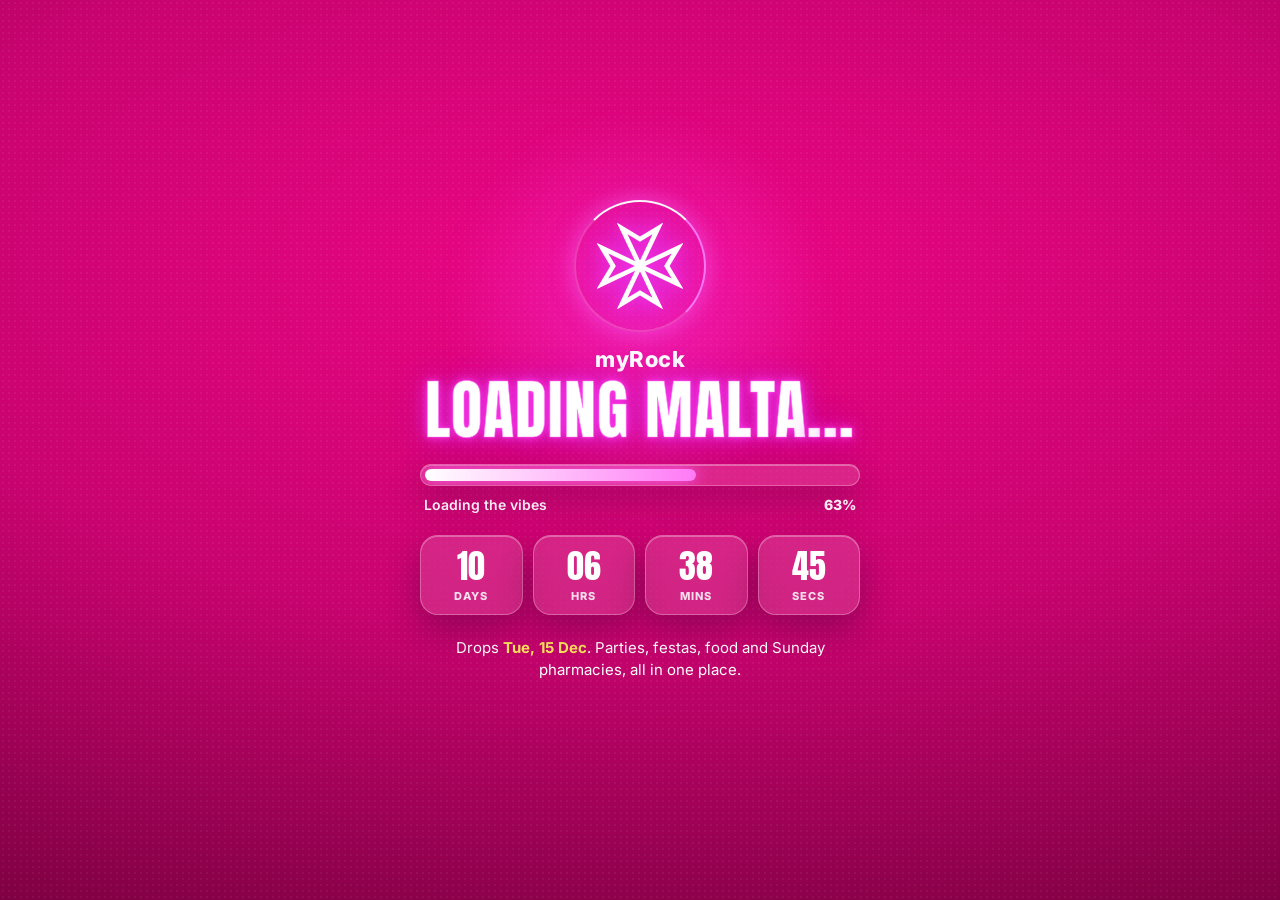
<file: index.html>
<!doctype html>
<html lang="en">
<head>
  <meta charset="utf-8">
  <meta name="viewport" content="width=device-width, initial-scale=1, viewport-fit=cover">
  <title>myRock: what's on in Malta and Gozo</title>
  <meta name="description" content="What's on in Malta and Gozo this week: events, Sunday pharmacies, ferries, buses and island essentials.">
  <meta name="theme-color" content="#C8036F">
  <meta name="color-scheme" content="only light">
  <link rel="manifest" href="manifest.webmanifest">
  <link rel="icon" href="icons/icon-192.png">
  <link rel="apple-touch-icon" href="icons/apple-touch-icon.png">
  <meta property="og:title" content="myRock: Let's Rock it!">
  <meta property="og:description" content="What's on in Malta and Gozo this week.">
  <meta property="og:image" content="icons/icon-512.png">
  <link rel="preconnect" href="https://fonts.googleapis.com">
  <link rel="preconnect" href="https://fonts.gstatic.com" crossorigin>
  <link href="https://fonts.googleapis.com/css2?family=Anton&family=Inter:wght@400;600;800&display=swap" rel="stylesheet">
  <link rel="stylesheet" href="css/style.css">
  <script src="js/config.js"></script>
  <script>
    // Decide before anything is drawn: countdown screen or the real app.
    (function () {
      var c = window.MYROCK_CONFIG || {}, q = location.search;
      try {
        if (/[?&]preview=1/.test(q)) localStorage.setItem("myrock_preview", "1");
        if (/[?&]preview=0/.test(q)) localStorage.removeItem("myrock_preview");
      } catch (e) {}
      var preview = false; try { preview = localStorage.getItem("myrock_preview") === "1"; } catch (e) {}
      if (c.launchAt && Date.now() < Date.parse(c.launchAt) && !preview) document.documentElement.className += " is-loading";
    })();
  </script>
</head>
<body>
<section id="loading" class="loading" aria-label="myRock is loading">
  <div class="ld-glow" aria-hidden="true"></div>
  <div class="ld-inner">
    <div class="ld-logo" aria-hidden="true">
      <span class="ld-ring"></span>
      <svg viewBox="0 0 24 24" fill="none" stroke="#FFFFFF" stroke-width="1.3"><polygon points="12,12 7,1.5 12,4.5 17,1.5"/><polygon points="12,12 7,1.5 12,4.5 17,1.5" transform="rotate(90 12 12)"/><polygon points="12,12 7,1.5 12,4.5 17,1.5" transform="rotate(180 12 12)"/><polygon points="12,12 7,1.5 12,4.5 17,1.5" transform="rotate(270 12 12)"/></svg>
    </div>
    <p class="ld-brand">myRock</p>
    <h1 class="ld-title neon-text">Loading Malta<span class="ld-dots"><i>.</i><i>.</i><i>.</i></span></h1>
    <div class="ld-bar glass" role="progressbar" aria-valuemin="0" aria-valuemax="100" id="ldBar"><span class="ld-fill" id="ldFill"></span></div>
    <div class="ld-meta"><span id="ldLine">Loading the vibes</span><span id="ldPct">0%</span></div>
    <div class="ld-count" id="ldCount" aria-live="off">
      <div class="glass"><b id="ldD">00</b><span>days</span></div>
      <div class="glass"><b id="ldH">00</b><span>hrs</span></div>
      <div class="glass"><b id="ldM">00</b><span>mins</span></div>
      <div class="glass"><b id="ldS">00</b><span>secs</span></div>
    </div>
    <p class="ld-date">Drops <strong id="ldDate">Tue 15 Dec</strong>. Parties, festas, food and Sunday pharmacies, all in one place.</p>
    <div class="ld-socials" id="ldSocials"></div>
  </div>
</section>
<div id="top" class="page">

  <header class="topbar mr-in">
    <a href="#top" class="brand" aria-label="myRock home">
      <svg width="30" height="30" viewBox="0 0 24 24" fill="none" stroke="#FFFFFF" stroke-width="1.6" aria-hidden="true"><polygon points="12,12 7,1.5 12,4.5 17,1.5"/><polygon points="12,12 7,1.5 12,4.5 17,1.5" transform="rotate(90 12 12)"/><polygon points="12,12 7,1.5 12,4.5 17,1.5" transform="rotate(180 12 12)"/><polygon points="12,12 7,1.5 12,4.5 17,1.5" transform="rotate(270 12 12)"/></svg>
      <span class="brand-name">myRock</span>
    </a>
    <p class="slogan neon-text">Let's Rock it!</p>
  </header>

  <div class="wrap mr-in" style="animation-delay:60ms">
    <div class="news glass" aria-label="Latest from myRock">
      <span class="news-label"><span class="dot"></span>NEWS</span>
      <span class="news-track fade-x"><span class="ticker" id="ticker"></span></span>
    </div>
  </div>

  <div id="sampleBanner" class="wrap sample-banner" hidden>Sample preview: these are not real events.</div>

  <!-- DISCOVER VIEW -->
  <main id="view-discover" class="wrap main">

    <a id="adSlot" class="ad glass press mr-in" style="animation-delay:120ms" href="#">
      <span class="ad-logo" aria-hidden="true"><svg width="24" height="24" viewBox="0 0 24 24" fill="none" stroke="#fff" stroke-width="2" stroke-linecap="round"><line x1="12" y1="6" x2="12" y2="18"/><line x1="6" y1="12" x2="18" y2="12"/></svg></span>
      <span class="ad-text">
        <span class="kicker-sm">Sponsored</span>
        <span class="ad-title">Your ad here</span>
        <span class="ad-sub">Promote your venue, brand or event on myRock</span>
      </span>
      <span class="btn-white">Advertise</span>
    </a>

    <div class="when-row mr-in" style="animation-delay:150ms">
      <div class="seg glass" role="group" aria-label="When">
        <span class="seg-ind" id="whenInd" aria-hidden="true"></span>
        <button type="button" class="seg-btn press" data-when="tonight" aria-pressed="true">Tonight</button>
        <button type="button" class="seg-btn press" data-when="tomorrow" aria-pressed="false">Tomorrow</button>
        <button type="button" class="seg-btn press" data-when="weekend" aria-pressed="false">Weekend</button>
      </div>
      <label class="cal-btn glass press" aria-label="Pick a date">
        <svg width="20" height="20" viewBox="0 0 24 24" fill="none" stroke="currentColor" stroke-width="2" stroke-linecap="round" stroke-linejoin="round" aria-hidden="true"><rect x="3" y="5" width="18" height="16" rx="2"/><line x1="3" y1="10" x2="21" y2="10"/><line x1="8" y1="3" x2="8" y2="7"/><line x1="16" y1="3" x2="16" y2="7"/></svg>
        <input type="date" id="datePick" class="sr-only">
      </label>
    </div>
    <p id="whenLabel" class="when-label" aria-live="polite"></p>

    <div id="featured" class="mr-in" style="animation-delay:180ms"></div>

    <section class="section mr-in" style="animation-delay:240ms" aria-labelledby="thisWeekTitle">
      <div class="sec-head">
        <div>
          <span class="kicker">On the rock</span>
          <h2 id="thisWeekTitle" class="h2 neon-text">This week</h2>
        </div>
        <button type="button" class="si-btn press" id="stayinBtn" aria-haspopup="dialog">
          <svg width="22" height="22" viewBox="0 0 24 24" fill="none" stroke="currentColor" stroke-width="2" stroke-linecap="round" stroke-linejoin="round" aria-hidden="true"><path d="M4 11V8a3 3 0 0 1 3-3h10a3 3 0 0 1 3 3v3"/><path d="M2 13a2 2 0 0 1 4 0v2h12v-2a2 2 0 0 1 4 0v4a2 2 0 0 1-2 2H4a2 2 0 0 1-2-2z"/><line x1="5" y1="19" x2="5" y2="21"/><line x1="19" y1="19" x2="19" y2="21"/></svg>
          <span><b>Staying in?</b><small>We got you sorted</small></span>
        </button>
      </div>
      <div id="eventRow" class="row-outer"></div>
    </section>

    <section class="section ge glass-dark" id="geraldEats" aria-labelledby="geTitle">
      <img class="ge-img" src="images/gerald-eats.jpg" alt="Gerald Eats" width="900" height="900" loading="lazy">
      <div class="ge-body">
        <span class="ge-tag">New on myRock</span>
        <h2 class="ge-title" id="geTitle">One guy. One table. Zero filter.</h2>
        <p class="ge-txt">Gerald sits down, orders like a normal person, and tells you straight if it's worth your money. No stars, no fancy words. Just: would he go back?</p>
        <p class="ge-soon">First bite drops soon.</p>
        <a class="ge-btn press" href="mailto:geraldsmediahouse@gmail.com?subject=Invite%20Gerald%20Eats%20to%20our%20kitchen">Got a kitchen? Invite Gerald</a>
      </div>
    </section>

    <section id="useful" class="section mr-in" style="animation-delay:300ms" aria-labelledby="essTitle">
      <div class="sec-head">
        <div>
          <span class="kicker">Sorted</span>
          <h2 id="essTitle" class="h2 neon-text">Island essentials</h2>
        </div>
        <div class="weather glass-dark" id="weather" role="group" aria-label="Malta weather now">
          <span id="wIcon" class="w-icon"></span>
          <span id="wTemp" class="w-temp">--°</span>
          <span class="w-text">
            <span id="wDesc" class="w-desc">Loading…</span>
            <span id="wSub" class="w-sub">Malta</span>
          </span>
        </div>
      </div>
      <div class="tiles">
        <a class="tile card press" id="ridesTile" href="https://www.publictransport.com.mt/tallinja-app/" target="_blank" rel="noopener noreferrer" aria-label="Rides: buses, Bolt, eCabs and Uber">
          <img src="images/bus.jpg" alt="" style="object-position:55% 60%" loading="lazy"><span class="pill">Rides</span></a>
        <a class="tile card press" id="ferryTile" href="https://www.gozochannel.com" target="_blank" rel="noopener noreferrer" aria-label="Ferries between Malta and Gozo">
          <img src="images/ferry.jpg" alt="" loading="lazy"><span class="pill">Ferries</span></a>
        <a class="tile card press" id="pharmTile" href="https://medicinesauthority.gov.mt/pharmacyroster" target="_blank" rel="noopener noreferrer" aria-label="Pharmacies open on Sundays and holidays">
          <img src="images/pharm.jpg" alt="" loading="lazy"><span class="pill">Pharmacies</span></a>
        <a class="tile card press" href="#geraldEats" id="knockTile" aria-label="Gerald Eats: honest food reviews">
          <img src="images/gerald-eats.jpg" alt="" style="object-position:50% 92%" loading="lazy"><span class="pill">Gerald Eats</span></a>
        <div class="socials" id="socials">
          <span class="h2 neon-text socials-title">Our Socials</span>
          <div class="socials-row" id="socialLinks"></div>
        </div>
      </div>
    </section>

    <footer class="footer">
      <span class="foot-domain">myrockmalta.com</span>
      <span>Gerald's Media House</span>
      <span class="foot-small">Listings are for information. Always check details with the organiser.<br>Posters belong to their organisers. Want yours removed or updated? <a href="mailto:geraldsmediahouse@gmail.com?subject=myRock%20poster">Email us</a> and we sort it the same day.<br>Weather data by <a href="https://open-meteo.com/" target="_blank" rel="noopener noreferrer">Open-Meteo</a> (CC BY 4.0).</span>
    </footer>
  </main>

  <!-- KNOCK VIEW: the food billboard -->
  <main id="view-knock" class="wrap main knock" hidden>
    <section class="kn-hero glass">
      <span class="kn-glow" aria-hidden="true"></span>
      <img class="kn-logo" src="images/knock-logo.png" alt="Knock" width="84" height="84">
      <div class="kn-hero-txt">
        <span class="kicker">Food on the rock</span>
        <h2 class="h2 neon-text">Hungry? Knock knock.</h2>
        <p>Menus, deals and fresh posters from kitchens around Malta and Gozo.</p>
      </div>
    </section>
    <div id="knSample" class="sample-banner" hidden>Sample preview: these are not real restaurants.</div>
    <div id="knChips" class="kn-chips" role="group" aria-label="Pick a food" hidden></div>
    <div id="knFeed"><div class="skeleton" style="height:320px"></div></div>
    <p class="ph-note kn-note">Listings on Knock are paid placements. Prices, menus and opening hours are set by each restaurant, so check with them before you go.</p>
  </main>

  <!-- SAVED VIEW -->
  <main id="view-saved" class="wrap main" hidden>
    <section class="section">
      <div class="sec-head"><div><span class="kicker">Your picks</span><h2 class="h2 neon-text">Saved</h2></div></div>
      <div id="savedList" class="saved-list"></div>
    </section>
  </main>

  <nav class="tabbar glass" aria-label="Main">
    <span class="tab-ind" id="tabInd" aria-hidden="true"></span>
    <button type="button" class="tab press" data-tab="discover" aria-current="page">
      <span class="tab-ico"><svg width="21" height="21" viewBox="0 0 24 24" fill="none" stroke="currentColor" stroke-width="2" stroke-linecap="round" stroke-linejoin="round" aria-hidden="true"><circle cx="12" cy="12" r="9"/><polygon points="15.5 8.5 13.5 13.5 8.5 15.5 10.5 10.5"/></svg></span>Discover</button>
    <button type="button" class="tab press" data-tab="knock">
      <span class="tab-ico"><svg width="21" height="21" viewBox="0 0 24 24" fill="none" stroke="currentColor" stroke-width="2" stroke-linecap="round" stroke-linejoin="round" aria-hidden="true"><path d="M7 3v8a2 2 0 0 0 2 2h0a2 2 0 0 0 2-2V3"/><line x1="9" y1="13" x2="9" y2="21"/><path d="M17 21V3c-2.2 1.2-3 3.6-3 7v3h3"/></svg></span>Knock</button>
    <button type="button" class="tab press" data-tab="saved">
      <span class="tab-ico"><svg width="21" height="21" viewBox="0 0 24 24" fill="none" stroke="currentColor" stroke-width="2" stroke-linecap="round" stroke-linejoin="round" aria-hidden="true"><path d="M6 3h12v18l-6-4-6 4z"/></svg></span>Saved</button>
    <button type="button" class="tab press" data-tab="useful">
      <span class="tab-ico"><svg width="21" height="21" viewBox="0 0 24 24" fill="none" stroke="currentColor" stroke-width="2" stroke-linecap="round" stroke-linejoin="round" aria-hidden="true"><rect x="3" y="3" width="7" height="7" rx="1.5"/><rect x="14" y="3" width="7" height="7" rx="1.5"/><rect x="3" y="14" width="7" height="7" rx="1.5"/><rect x="14" y="14" width="7" height="7" rx="1.5"/></svg></span>Useful</button>
  </nav>
</div>

<div id="toast" class="toast" role="status" aria-live="polite"></div>

<!-- STAYIN SHEET -->
  <div class="sheet-wrap" id="stayinSheet" hidden>
    <div class="sheet-backdrop" data-close></div>
    <section class="sheet glass-dark si-sheet" role="dialog" aria-modal="true" aria-labelledby="stayinTitle">
      <div class="sheet-grab" aria-hidden="true"></div>
      <div class="sheet-head">
        <div><span class="kicker">Sofa mode</span><h2 class="h2 neon-text" id="stayinTitle">Staying in</h2></div>
        <button class="sheet-x press" type="button" data-close aria-label="Close">✕</button>
      </div>
      <p class="si-lead">Not going out tonight? No shame. We got you sorted.</p>
      <div class="si-nav" id="stayinNav" role="navigation" aria-label="Jump to"></div>
      <div id="stayinFootball"></div>
      <div id="stayinGame"></div>
      <div id="stayinWatch"></div>
      <div class="fm-detail" id="filmDetail" hidden></div>
      <h3 class="si-h" id="stayinFood">Hungry?</h3>
      <button type="button" class="si-knock-card press" data-knock>
        <span class="si-knock-logo">Knock</span>
        <span class="si-knock-txt"><b>Order your night in</b><small>Menus and deals from kitchens around Malta, right here in myRock.</small></span>
      </button>
      <p class="ph-note">Film and game picks chosen by myRock every week. Ratings are rounded and can move a little.</p>
    </section>
  </div>
<!-- RIDES SHEET -->
  <div class="sheet-wrap" id="ridesSheet" hidden>
    <div class="sheet-backdrop" data-close></div>
    <section class="sheet glass-dark" role="dialog" aria-modal="true" aria-labelledby="ridesTitle">
      <div class="sheet-grab" aria-hidden="true"></div>
      <div class="sheet-head">
        <div><span class="kicker">Get around</span><h2 class="h2 neon-text" id="ridesTitle">Rides</h2></div>
        <button class="sheet-x press" type="button" data-close aria-label="Close">✕</button>
      </div>
      <div class="rd-list">
        <a class="ph-row rd-row glass press" href="https://www.publictransport.com.mt/tallinja-app/" target="_blank" rel="noopener noreferrer">
          <span class="rd-badge" style="background:#F5A300">🚌</span>
          <div class="ph-txt"><b>Tallinja</b><span>Public buses, Malta &amp; Gozo. Cheapest way around.</span></div><span class="ph-map">Open</span></a>
        <a class="ph-row rd-row glass press" href="https://bolt.eu/en-mt/" target="_blank" rel="noopener noreferrer">
          <span class="rd-badge" style="background:#2EB872">B</span>
          <div class="ph-txt"><b>Bolt</b><span>Most drivers on the island, usually the quickest pickup.</span></div><span class="ph-map">Open</span></a>
        <a class="ph-row rd-row glass press" href="https://www.ecabs.com.mt/" target="_blank" rel="noopener noreferrer">
          <span class="rd-badge" style="background:#111">e</span>
          <div class="ph-txt"><b>eCabs</b><span>The Maltese one. Best for booking ahead and for Gozo.</span></div><span class="ph-map">Open</span></a>
        <a class="ph-row rd-row glass press" href="https://m.uber.com/" target="_blank" rel="noopener noreferrer">
          <span class="rd-badge" style="background:#000">U</span>
          <div class="ph-txt"><b>Uber</b><span>Handy third price check when the others surge.</span></div><span class="ph-map">Open</span></a>
      </div>
      <p class="ph-hours">Tip: check two apps on Friday and Saturday nights, prices jump.</p>
      <p class="ph-note">myRock isn't linked to these companies. Prices and availability are set by each app.</p>
    </section>
  </div>

<!-- FERRIES SHEET -->
  <div class="sheet-wrap" id="ferrySheet" hidden>
    <div class="sheet-backdrop" data-close></div>
    <section class="sheet glass-dark" role="dialog" aria-modal="true" aria-labelledby="ferryTitle">
      <div class="sheet-grab" aria-hidden="true"></div>
      <div class="sheet-head">
        <div><span class="kicker">Malta ⇄ Gozo</span><h2 class="h2 neon-text" id="ferryTitle">Ferries</h2></div>
        <button class="sheet-x press" type="button" data-close aria-label="Close">✕</button>
      </div>
      <div class="fe-dir" role="tablist" aria-label="Direction">
        <button class="fe-dir-btn press" type="button" role="tab" aria-selected="true" data-dir="toGozo">To Gozo</button>
        <button class="fe-dir-btn press" type="button" role="tab" aria-selected="false" data-dir="toMalta">To Malta</button>
      </div>
      <div class="ph-days" id="feDays" role="tablist" aria-label="Choose a day"></div>
      <div id="feBody"></div>
      <p class="ph-note">Times from <a id="feSrcGc" href="https://www.gozochannel.com/ferry/schedule/" target="_blank" rel="noopener noreferrer">Gozo Channel</a> and <a id="feSrcHs" href="https://gozohighspeed.com/" target="_blank" rel="noopener noreferrer">Gozo Highspeed</a>, updated every night. Bad weather can cancel trips, so check with the operator before you go.</p>
    </section>
  </div>

  <!-- SUNDAY PHARMACIES SHEET -->
  <div class="sheet-wrap" id="pharmSheet" hidden>
    <div class="sheet-backdrop" data-close></div>
    <section class="sheet glass-dark" role="dialog" aria-modal="true" aria-labelledby="pharmTitle">
      <div class="sheet-grab" aria-hidden="true"></div>
      <div class="sheet-head">
        <div><span class="kicker">Open on duty</span><h2 class="h2 neon-text" id="pharmTitle">Pharmacies</h2></div>
        <button class="sheet-x press" type="button" data-close aria-label="Close">✕</button>
      </div>
      <div class="ph-days" id="phDays" role="tablist" aria-label="Choose a day"></div>
      <p class="ph-hours" id="phHours"></p>
      <label class="ph-search glass"><span aria-hidden="true">⌕</span><input id="phSearch" type="search" placeholder="Your town, e.g. Mosta" autocomplete="off"></label>
      <div class="ph-list" id="phList"></div>
      <p class="ph-note">Official roster from the <a id="phSource" href="https://medicinesauthority.gov.mt/pharmacyroster" target="_blank" rel="noopener noreferrer">Malta Medicines Authority</a>. Pharmacies sometimes swap shifts or change hours, so call ahead if it's urgent. Emergencies: 112.</p>
    </section>
  </div>
<script src="js/launch.js"></script>
<script src="js/knock.js"></script>
<script src="js/app.js"></script>
<script src="js/pharmacies.js"></script>
<script src="js/ferries.js"></script>
<script src="js/rides.js"></script>
<script src="js/stayin.js"></script>
</body>
</html>
</file>
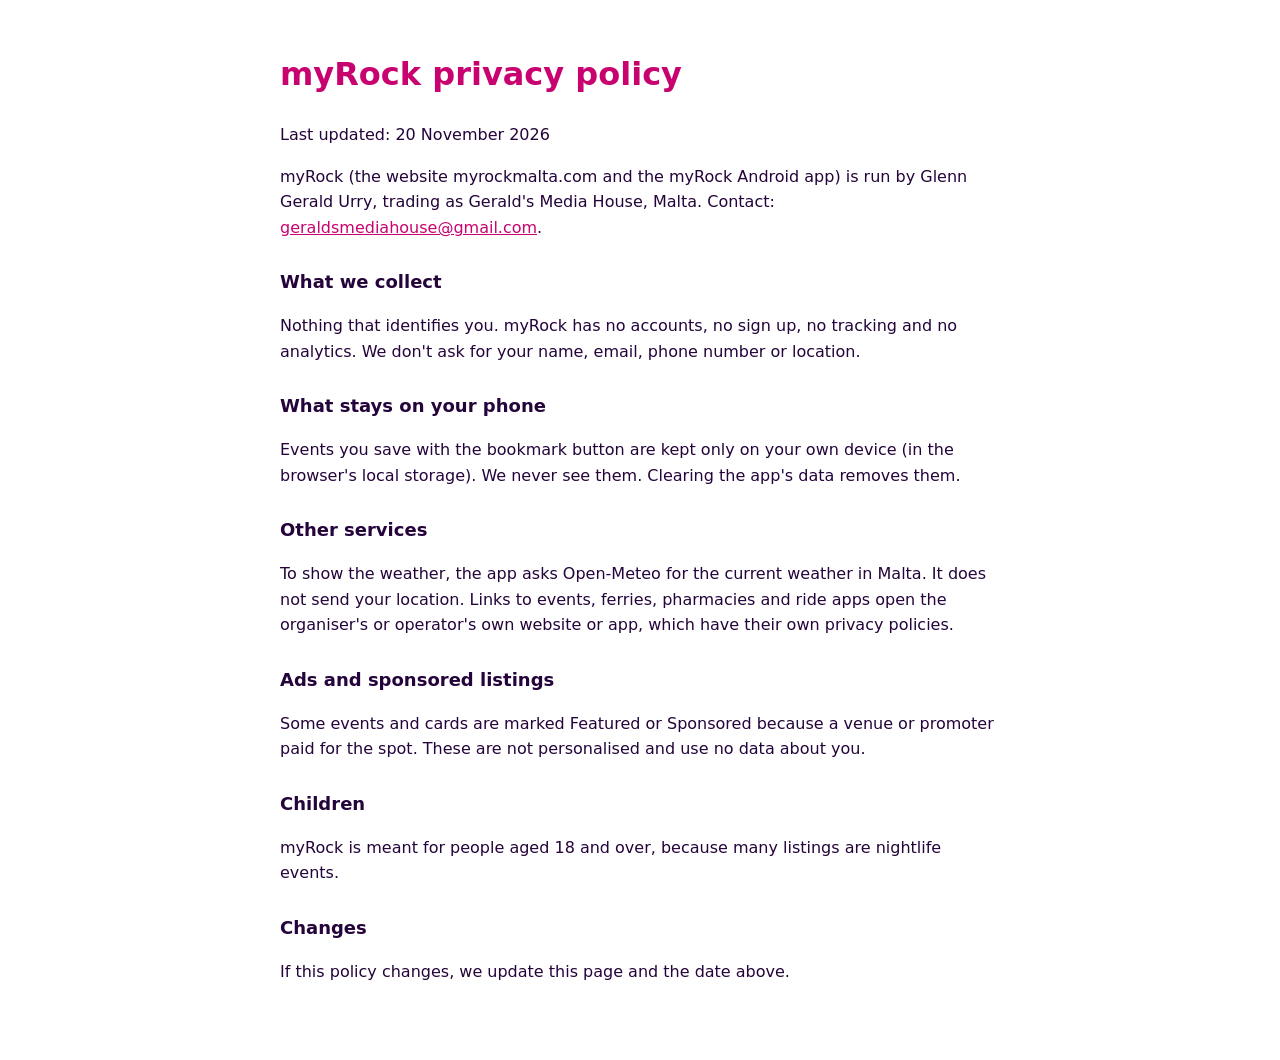
<file: privacy.html>
<!DOCTYPE html>
<html lang="en"><head><meta charset="utf-8"><meta name="viewport" content="width=device-width,initial-scale=1">
<title>myRock privacy policy</title>
<style>body{font-family:Inter,system-ui,sans-serif;max-width:720px;margin:0 auto;padding:28px 20px 60px;line-height:1.6;color:#24043a;background:#fff}h1{color:#C8036F}h2{font-size:18px;margin-top:28px}a{color:#C8036F}</style></head>
<body>
<h1>myRock privacy policy</h1>
<p>Last updated: 20 November 2026</p>
<p>myRock (the website myrockmalta.com and the myRock Android app) is run by Glenn Gerald Urry, trading as Gerald's Media House, Malta. Contact: <a href="mailto:geraldsmediahouse@gmail.com">geraldsmediahouse@gmail.com</a>.</p>
<h2>What we collect</h2>
<p>Nothing that identifies you. myRock has no accounts, no sign up, no tracking and no analytics. We don't ask for your name, email, phone number or location.</p>
<h2>What stays on your phone</h2>
<p>Events you save with the bookmark button are kept only on your own device (in the browser's local storage). We never see them. Clearing the app's data removes them.</p>
<h2>Other services</h2>
<p>To show the weather, the app asks Open-Meteo for the current weather in Malta. It does not send your location. Links to events, ferries, pharmacies and ride apps open the organiser's or operator's own website or app, which have their own privacy policies.</p>
<h2>Ads and sponsored listings</h2>
<p>Some events and cards are marked Featured or Sponsored because a venue or promoter paid for the spot. These are not personalised and use no data about you.</p>
<h2>Children</h2>
<p>myRock is meant for people aged 18 and over, because many listings are nightlife events.</p>
<h2>Changes</h2>
<p>If this policy changes, we update this page and the date above.</p>
</body></html>
</file>
<file: css/style.css>
/* myRock v1 styles. Colours: hot pink base, neon pink/purple glow, yellow accent. */
:root{
  --pink:#C8036F; --pink-hot:#EC0684; --pink-deep:#7A003F;
  --neon:#FF7AF6; --neon-2:#FF3CF0; --violet:#B026FF;
  --ink:#1A0024; --yellow:#FFE45C; --white:#FFFFFF;
  --r-sm:12px; --r-md:20px; --r-lg:28px;
  --spring:cubic-bezier(.34,1.56,.64,1); --ease:cubic-bezier(.2,.8,.2,1);
}
*{box-sizing:border-box}
html{scroll-behavior:smooth;color-scheme:only light}
body{margin:0;font-family:Inter,system-ui,sans-serif;color:#fff;background:var(--pink);-webkit-font-smoothing:antialiased;overflow-x:hidden}
a{color:#fff}
img{display:block;max-width:100%}
button{font:inherit}
.sr-only{position:absolute;width:1px;height:1px;overflow:hidden;clip:rect(0 0 0 0);white-space:nowrap;border:0;padding:0;margin:-1px}
[hidden]{display:none!important}

.page{min-height:100vh;display:flex;flex-direction:column;position:relative;overflow-x:clip;
  background-color:var(--pink);
  background-image:radial-gradient(rgba(255,255,255,.05) 1px,transparent 1.2px),radial-gradient(ellipse 120% 80% at 50% 30%,var(--pink-hot) 0%,var(--pink) 50%,var(--pink-deep) 100%);
  background-size:6px 6px,100% 100%;background-attachment:scroll,fixed}
.wrap{width:100%;max-width:1100px;margin:0 auto;padding:0 16px}
.main{padding-top:24px;display:flex;flex-direction:column;gap:28px;flex:1 0 auto;min-width:0}

/* Surfaces */
.glass{background:rgba(255,255,255,.13);-webkit-backdrop-filter:blur(18px);backdrop-filter:blur(18px);border:1px solid rgba(255,255,255,.28);box-shadow:inset 0 1px 0 rgba(255,255,255,.3),0 14px 34px rgba(20,0,30,.3)}
.glass-dark{background:rgba(40,4,52,.55);-webkit-backdrop-filter:blur(18px);backdrop-filter:blur(18px);border:1px solid rgba(255,255,255,.22);box-shadow:inset 0 1px 0 rgba(255,255,255,.18),0 14px 34px rgba(20,0,30,.3)}
.card{border:1px solid rgba(255,255,255,.24);box-shadow:0 16px 34px rgba(20,0,30,.42);transition:transform .25s var(--ease),box-shadow .25s ease}
@media (hover:hover){.card:hover{transform:translateY(-4px);box-shadow:0 0 0 1px rgba(255,122,246,.6),0 0 22px rgba(255,60,240,.45),0 20px 40px rgba(20,0,30,.45)}}
.press{transition:transform .14s var(--ease)}
.press:active{transform:scale(.96)}
.neon-text{color:#fff;-webkit-text-stroke:.6px rgba(255,122,246,.9);text-shadow:0 0 6px rgba(255,60,240,.9),0 0 16px rgba(255,60,240,.7),0 0 30px rgba(176,38,255,.6)}
.fade-x{-webkit-mask-image:linear-gradient(to right,transparent 0,#000 28px,#000 calc(100% - 28px),transparent 100%);mask-image:linear-gradient(to right,transparent 0,#000 28px,#000 calc(100% - 28px),transparent 100%)}
.pill{padding:6px 12px;border-radius:999px;background:rgba(26,0,36,.45);border:1px solid rgba(255,255,255,.5);-webkit-backdrop-filter:blur(8px);backdrop-filter:blur(8px);font-size:11px;font-weight:800;letter-spacing:.8px;text-transform:uppercase;color:#fff}
.btn-white{display:inline-flex;align-items:center;gap:6px;min-height:44px;padding:0 18px;border-radius:999px;background:#fff;color:var(--ink);font-size:14px;font-weight:800;box-shadow:0 0 16px rgba(255,108,245,.75);white-space:nowrap;border:0;cursor:pointer;text-decoration:none}

/* Header */
.topbar{width:100%;max-width:1100px;margin:0 auto;padding:22px 20px 14px;display:flex;align-items:center;justify-content:space-between;gap:12px}
.brand{display:flex;align-items:center;gap:10px;text-decoration:none;color:#fff}
.brand-name{font-weight:800;font-size:28px;line-height:1;letter-spacing:-.8px;text-shadow:0 0 20px rgba(255,108,245,.75)}
.slogan{margin:0;font-family:Anton,Impact,sans-serif;font-size:clamp(20px,5.6vw,36px);line-height:1.05;letter-spacing:.5px;text-transform:uppercase;white-space:nowrap}

/* News */
.news{display:flex;align-items:stretch;gap:6px;height:56px;padding:6px;border-radius:22px}
.news-label{flex-shrink:0;display:flex;align-items:center;gap:7px;padding:0 16px;border-radius:16px;background:#fff;color:var(--ink);font-size:12px;font-weight:800;letter-spacing:1px;box-shadow:0 0 16px rgba(255,108,245,.75)}
.dot{width:7px;height:7px;border-radius:50%;background:#F7069E;animation:dot 1.4s ease-in-out infinite}
.news-track{flex:1;min-width:0;overflow:hidden;display:flex;align-items:center}
.ticker{display:flex;align-items:center;white-space:nowrap;font-family:Anton,Impact,sans-serif;font-size:17px;letter-spacing:1.2px;text-transform:uppercase;text-shadow:0 0 10px rgba(255,108,245,.85);animation:ticker 36s linear infinite}
.ticker a{text-decoration:none}
.ticker .item{padding:0 18px}
.ticker .sep{color:var(--yellow)}
.sample-banner{margin-top:12px;font-size:13px;font-weight:800;text-align:center}
.sample-banner::before{content:"";}

/* Ad */
.ad{display:flex;align-items:center;gap:14px;min-height:92px;padding:14px 16px;border-radius:22px;text-decoration:none;color:#fff}
.ad-logo{flex-shrink:0;width:62px;height:62px;border-radius:16px;border:1.5px dashed rgba(255,255,255,.75);background:rgba(255,255,255,.12);display:flex;align-items:center;justify-content:center;overflow:hidden}
.ad-logo img{width:100%;height:100%;object-fit:cover}
.ad-text{flex:1;min-width:0;display:flex;flex-direction:column;gap:3px}
.kicker-sm{font-size:10px;font-weight:800;letter-spacing:1.6px;text-transform:uppercase;opacity:.85}
.ad-title{font-size:18px;font-weight:800;letter-spacing:-.3px}
.ad-sub{font-size:14px;font-weight:600;color:rgba(255,255,255,.9);white-space:nowrap;overflow:hidden;text-overflow:ellipsis}

/* When filter */
.when-row{display:flex;gap:10px;align-items:stretch}
.seg{position:relative;flex:1;max-width:420px;display:grid;grid-template-columns:repeat(3,minmax(0,1fr));padding:4px;border-radius:999px}
.seg-ind{position:absolute;top:4px;bottom:4px;left:4px;width:calc((100% - 8px)/3);border-radius:999px;background:#fff;box-shadow:0 0 18px rgba(255,108,245,.8);transition:transform .42s var(--spring)}
.seg-btn{position:relative;z-index:1;min-height:44px;border:0;border-radius:999px;background:transparent;color:#fff;font-size:15px;font-weight:800;cursor:pointer;transition:color .25s ease}
.seg-btn[aria-pressed="true"]{color:var(--ink)}
.cal-btn{flex-shrink:0;width:52px;border-radius:999px;color:#fff;display:flex;align-items:center;justify-content:center;cursor:pointer;position:relative}
.cal-btn.active{background:#fff;color:var(--ink);box-shadow:0 0 18px rgba(255,108,245,.8)}
.when-label{margin:-16px 0 0;font-size:14px;font-weight:700;opacity:.9}

/* Featured */
.featured{display:block;position:relative;height:340px;border-radius:var(--r-lg);background:#2D0848;text-decoration:none;overflow:hidden;border:1.5px solid var(--neon);animation:pulse 3.4s ease-in-out infinite}
.featured img,.ev img,.tile img{position:absolute;inset:0;width:100%;height:100%;object-fit:cover}
.scrim{position:absolute;inset:0;background:linear-gradient(to top,rgba(26,0,36,.94) 0%,rgba(26,0,36,.5) 45%,rgba(26,0,36,0) 78%)}
.featured .pill{position:absolute;top:18px;left:18px}
.f-bottom{position:absolute;left:20px;right:20px;bottom:20px;display:flex;align-items:flex-end;justify-content:space-between;gap:16px;flex-wrap:wrap}
.f-text{display:flex;flex-direction:column;gap:10px;min-width:0}
.f-title{font-family:Anton,Impact,sans-serif;font-size:clamp(36px,9vw,52px);line-height:.95;letter-spacing:.3px;color:var(--yellow);text-transform:uppercase;text-shadow:0 0 26px var(--yellow)}
.meta{display:flex;flex-wrap:wrap;gap:6px 16px;font-size:14px;font-weight:600;color:rgba(255,255,255,.96)}
.meta span{display:flex;align-items:center;gap:6px}

/* Section heads */
.section{display:flex;flex-direction:column;gap:12px;min-width:0}
.sec-head{display:flex;flex-wrap:wrap;align-items:flex-end;justify-content:space-between;gap:12px}
.kicker{display:block;font-size:12px;font-weight:800;letter-spacing:2.4px;text-transform:uppercase;opacity:.85;margin-bottom:4px}
.h2{margin:0;font-family:Anton,Impact,sans-serif;font-weight:400;font-size:34px;line-height:1;letter-spacing:.4px;text-transform:uppercase}

/* Event row */
.row-outer{width:100%;min-width:0;overflow:hidden;margin:0 -16px;padding:0 16px;box-sizing:content-box}
.row{display:flex;gap:16px;padding:12px 0 24px}
.row.scroll{overflow-x:auto;scroll-snap-type:x mandatory;scrollbar-width:none}
.row.scroll::-webkit-scrollbar{display:none}
.row.auto{width:max-content;animation:slide 50s linear infinite}
.row.auto:hover,.row.auto:active{animation-play-state:paused}
.ev-wrap{position:relative;flex:0 0 300px;width:300px;scroll-snap-align:start}
.ev{height:216px;position:relative;overflow:hidden;display:flex;flex-direction:column;justify-content:space-between;border-radius:24px;background:#2D0848;padding:16px;text-decoration:none;color:#fff}
.ev-top{position:relative;display:flex;justify-content:space-between;align-items:center;gap:8px;padding-right:48px}
.day{padding:6px 10px;border-radius:10px;background:#fff;color:var(--ink);font-size:12px;font-weight:800;letter-spacing:.6px;text-transform:uppercase;white-space:nowrap}
.ev-bottom{position:relative;display:flex;flex-direction:column;gap:6px}
.ev-title{font-family:Anton,Impact,sans-serif;font-size:28px;line-height:1;letter-spacing:.3px;text-transform:uppercase;display:-webkit-box;-webkit-line-clamp:2;-webkit-box-orient:vertical;overflow:hidden}
.ev-meta{display:flex;align-items:center;gap:6px;font-size:14px;font-weight:600;color:rgba(255,255,255,.95)}
.save-btn{position:absolute;z-index:2;top:12px;right:12px;width:44px;height:44px;border-radius:14px;border:1px solid rgba(255,255,255,.5);background:rgba(26,0,36,.45);-webkit-backdrop-filter:blur(8px);backdrop-filter:blur(8px);color:#fff;display:flex;align-items:center;justify-content:center;cursor:pointer;transition:transform .2s var(--spring)}
.save-btn[aria-pressed="true"]{background:#fff;color:#F7069E;box-shadow:0 0 16px rgba(255,108,245,.8)}
.save-btn[aria-pressed="true"] svg{fill:currentColor}
.save-btn.pop{animation:pop .35s var(--spring)}
.f-wrap{position:relative}
.f-wrap .save-btn{top:16px;right:16px}
.featured .pill{max-width:calc(100% - 90px)}

/* Empty states */
.empty{border-radius:var(--r-md);padding:28px 22px;display:flex;flex-direction:column;gap:12px;align-items:flex-start}
.empty-title{font-family:Anton,Impact,sans-serif;font-size:28px;line-height:1;text-transform:uppercase}
.empty p{margin:0;font-size:16px;line-height:1.5;color:rgba(255,255,255,.92);max-width:520px}

/* Weather */
.weather{display:flex;align-items:center;gap:12px;padding:10px 18px;border-radius:20px;min-height:60px}
.w-icon{display:flex;color:var(--yellow);filter:drop-shadow(0 0 6px rgba(255,228,92,.9))}
.w-temp{font-weight:400;font-size:32px;line-height:1;letter-spacing:-1px}
.w-text{display:flex;flex-direction:column;gap:2px}
.w-desc{font-size:14px;font-weight:800}
.w-sub{font-size:12px;font-weight:600;color:rgba(255,255,255,.9)}

/* Tiles */
.tiles{display:grid;grid-template-columns:repeat(auto-fit,minmax(150px,1fr));gap:12px}
.tile{position:relative;min-height:128px;border-radius:20px;overflow:hidden;display:block;background:#3A0636}
.tile .pill{position:absolute;top:10px;left:10px}
.socials{grid-column:span 2;min-height:128px;display:flex;flex-direction:column;align-items:center;justify-content:center;gap:14px}
.socials-title{font-size:32px}
.socials-row{display:flex;gap:12px;flex-wrap:wrap;justify-content:center}
.socials-row a{display:flex;align-items:center;gap:6px;min-height:48px;padding:0 20px;border-radius:999px;font-size:15px;font-weight:800;text-decoration:none}

/* Saved */
.saved-list{display:grid;grid-template-columns:repeat(auto-fill,minmax(280px,1fr));gap:16px}
.saved-list .ev-wrap{width:auto;flex:none}

/* Footer */
.footer{display:flex;flex-direction:column;align-items:center;gap:4px;padding:8px 0 0;font-size:13px;font-weight:600;color:rgba(255,255,255,.9);text-align:center}
.foot-domain{font-weight:800;letter-spacing:1px;color:#fff}
.foot-small{margin-top:8px;font-size:12px;font-weight:600;opacity:.85;line-height:1.5}

/* Tab bar */
.tabbar{position:sticky;bottom:calc(16px + env(safe-area-inset-bottom));z-index:10;margin:24px auto 16px;width:calc(100% - 28px);max-width:440px;height:70px;border-radius:28px;display:grid;grid-template-columns:repeat(3,minmax(0,1fr));padding:6px;box-shadow:inset 0 1px 0 rgba(255,255,255,.3),0 0 0 1px rgba(255,122,246,.35),0 0 24px rgba(255,60,240,.35),0 18px 40px rgba(20,0,30,.45)}
.tab-ind{position:absolute;top:6px;bottom:6px;left:6px;width:calc((100% - 12px)/3);border-radius:22px;background:#fff;box-shadow:0 0 18px rgba(255,108,245,.8);transition:transform .42s var(--spring)}
.tab{position:relative;z-index:1;display:flex;flex-direction:column;align-items:center;justify-content:center;gap:3px;border:0;background:transparent;border-radius:20px;color:#fff;font-size:12px;font-weight:800;cursor:pointer;transition:color .25s ease}
.tab[aria-current="page"]{color:var(--ink)}
.tab-ico{display:flex;transition:transform .32s var(--spring)}
.tab[aria-current="page"] .tab-ico{transform:scale(1.15) translateY(-1px)}

/* Toast */
.toast{position:fixed;left:50%;bottom:110px;transform:translate(-50%,20px);opacity:0;z-index:20;padding:12px 18px;border-radius:999px;background:#fff;color:var(--ink);font-weight:800;font-size:14px;box-shadow:0 0 18px rgba(255,108,245,.8);transition:opacity .2s ease,transform .3s var(--spring);pointer-events:none}
.toast.show{opacity:1;transform:translate(-50%,0)}

/* Skeleton */
.skeleton{background:linear-gradient(90deg,rgba(255,255,255,.10),rgba(255,255,255,.22),rgba(255,255,255,.10));background-size:200% 100%;animation:shimmer 1.2s linear infinite;border-radius:24px}

/* Motion */
.mr-in{animation:in .5s var(--ease) both}
@keyframes in{from{opacity:0;transform:translateY(18px)}to{opacity:1;transform:none}}
@keyframes ticker{from{transform:translateX(0)}to{transform:translateX(-50%)}}
@keyframes slide{from{transform:translateX(-50%)}to{transform:translateX(0)}}
@keyframes dot{0%,100%{opacity:1}50%{opacity:.35}}
@keyframes pop{0%{transform:scale(1)}40%{transform:scale(1.25)}100%{transform:scale(1)}}
@keyframes shimmer{from{background-position:200% 0}to{background-position:-200% 0}}
@keyframes pulse{0%,100%{box-shadow:0 0 0 1px rgba(255,122,246,.5),0 0 22px rgba(255,60,240,.7),0 0 50px rgba(176,38,255,.45),0 20px 44px rgba(20,0,30,.45)}50%{box-shadow:0 0 0 1px rgba(255,122,246,.35),0 0 14px rgba(255,60,240,.45),0 0 32px rgba(176,38,255,.3),0 20px 44px rgba(20,0,30,.45)}}
.view-in{animation:viewIn .32s var(--ease) both}
.view-in.from-left{animation-name:viewInL}
@keyframes viewIn{from{opacity:0;transform:translateX(30px)}to{opacity:1;transform:none}}
@keyframes viewInL{from{opacity:0;transform:translateX(-30px)}to{opacity:1;transform:none}}

@media (prefers-reduced-motion: reduce){
  *,*::before,*::after{animation:none!important;transition:none!important}
  html{scroll-behavior:auto}
}
@media (max-width:420px){
  .brand-name{font-size:24px}
  .featured{height:300px}
  .socials{grid-column:1/-1}
}

/* ===== Loading Malta (pre-launch countdown) ===== */
.loading{display:none}
.is-loading body{overflow:hidden}
.is-loading .page,.is-loading .tabbar,.is-loading #toast{display:none!important}
.is-loading .loading{display:flex;position:fixed;inset:0;z-index:50;align-items:center;justify-content:center;padding:28px 22px calc(28px + env(safe-area-inset-bottom));overflow-y:auto;
  background-color:var(--pink);
  background-image:radial-gradient(rgba(255,255,255,.05) 1px,transparent 1.2px),radial-gradient(ellipse 120% 80% at 50% 30%,var(--pink-hot) 0%,var(--pink) 50%,var(--pink-deep) 100%);
  background-size:6px 6px,100% 100%}
.ld-glow{position:absolute;width:420px;height:420px;left:50%;top:34%;transform:translate(-50%,-50%);border-radius:50%;background:radial-gradient(circle,rgba(255,60,240,.45),rgba(176,38,255,0) 65%);filter:blur(10px);animation:ldBreath 4s ease-in-out infinite;pointer-events:none}
.ld-inner{position:relative;width:100%;max-width:440px;text-align:center}
.ld-logo{position:relative;width:132px;height:132px;margin:0 auto 14px;display:flex;align-items:center;justify-content:center}
.ld-logo svg{width:86px;height:86px;filter:drop-shadow(0 0 8px rgba(255,60,240,.95)) drop-shadow(0 0 22px rgba(176,38,255,.7));animation:ldSpin 6s cubic-bezier(.7,0,.3,1) infinite}
.ld-ring{position:absolute;inset:0;border-radius:50%;border:2px solid rgba(255,255,255,.18);border-top-color:#fff;border-right-color:var(--neon);box-shadow:0 0 22px rgba(255,108,245,.55);animation:ldRing 1.1s linear infinite}
.ld-brand{margin:0;font-weight:800;font-size:22px;letter-spacing:.5px}
.ld-title{margin:6px 0 22px;font-family:Anton,Impact,sans-serif;font-weight:400;font-size:clamp(44px,13vw,64px);line-height:1;text-transform:uppercase;letter-spacing:1px}
.ld-dots i{font-style:normal;animation:ldDot 1.4s infinite}
.ld-dots i:nth-child(2){animation-delay:.2s}.ld-dots i:nth-child(3){animation-delay:.4s}
.ld-bar{height:22px;border-radius:999px;padding:4px;overflow:hidden}
.ld-fill{display:block;height:100%;width:1%;border-radius:999px;background:linear-gradient(90deg,#fff,var(--neon),#fff);background-size:200% 100%;box-shadow:0 0 16px rgba(255,108,245,.9);animation:ldShine 2s linear infinite;transition:width .8s var(--ease)}
.ld-meta{display:flex;justify-content:space-between;gap:12px;margin:10px 4px 22px;font-size:14px;font-weight:600;opacity:.92}
.ld-meta #ldPct{font-weight:800}
.ld-count{display:grid;grid-template-columns:repeat(4,1fr);gap:10px}
.ld-count div{border-radius:18px;padding:12px 4px 10px}
.ld-count b{display:block;font-family:Anton,Impact,sans-serif;font-weight:400;font-size:34px;line-height:1.05}
.ld-count span{font-size:11px;font-weight:800;letter-spacing:1px;text-transform:uppercase;opacity:.85}
.ld-date{margin:22px 0 18px;font-size:15px;line-height:1.5}
.ld-date strong{color:var(--yellow)}
.ld-socials{display:flex;flex-wrap:wrap;justify-content:center;gap:10px}
@keyframes ldSpin{0%,15%{transform:rotate(0) scale(1)}45%{transform:rotate(180deg) scale(1.08)}60%,75%{transform:rotate(180deg) scale(1)}100%{transform:rotate(360deg)}}
@keyframes ldRing{to{transform:rotate(360deg)}}
@keyframes ldDot{0%,60%,100%{opacity:.15}30%{opacity:1}}
@keyframes ldShine{from{background-position:200% 0}to{background-position:-200% 0}}
@keyframes ldBreath{0%,100%{opacity:.7;transform:translate(-50%,-50%) scale(.95)}50%{opacity:1;transform:translate(-50%,-50%) scale(1.05)}}

/* ===== Deep purple frosted glass pills (replaces the white ones) ===== */
.btn-white,.news-label,.seg-ind,.cal-btn.active,.day,.save-btn[aria-pressed="true"],.tab-ind,.toast{
  background:rgba(48,6,78,.62);-webkit-backdrop-filter:blur(16px) saturate(140%);backdrop-filter:blur(16px) saturate(140%);
  color:#fff;border:1px solid rgba(255,255,255,.28);
  box-shadow:inset 0 1px 0 rgba(255,255,255,.22),0 0 14px rgba(255,60,240,.45)}
.seg-btn[aria-pressed="true"],.tab[aria-current="page"]{color:#fff}
.news-label .dot{background:#FF7AF6;box-shadow:0 0 8px #FF3CF0}
.save-btn[aria-pressed="true"]{color:#FF7AF6}

/* News ticker: yellow headlines, purple dots */
.ticker{color:var(--yellow);text-shadow:0 0 8px rgba(255,228,92,.45),0 1px 2px rgba(40,4,60,.55)}
.ticker a{color:var(--yellow)}
.ticker .sep{color:#3A0761;text-shadow:0 0 6px rgba(176,38,255,.8);font-size:14px}
.news-label .dot{background:#B026FF;box-shadow:0 0 6px #B026FF,0 0 12px rgba(176,38,255,.8)}

/* News bar: frosted, semi-transparent glass */
.news.glass{
  background:linear-gradient(180deg,rgba(255,255,255,.26) 0%,rgba(255,255,255,.12) 55%,rgba(255,255,255,.18) 100%);
  -webkit-backdrop-filter:blur(26px) saturate(160%);backdrop-filter:blur(26px) saturate(160%);
  border:1px solid rgba(255,255,255,.42);
  box-shadow:inset 0 1px 0 rgba(255,255,255,.55),inset 0 -1px 0 rgba(255,255,255,.12),0 10px 28px rgba(40,0,50,.28)}

/* ===== Sunday pharmacies sheet ===== */
.sheet-open body{overflow:hidden}
.sheet-wrap{position:fixed;inset:0;z-index:40;display:flex;align-items:flex-end;justify-content:center}
.sheet-backdrop{position:absolute;inset:0;background:rgba(30,0,40,.45);-webkit-backdrop-filter:blur(4px);backdrop-filter:blur(4px);opacity:0;transition:opacity .25s ease}
.sheet{position:relative;width:100%;max-width:560px;max-height:88vh;overflow-y:auto;overscroll-behavior:contain;border-radius:28px 28px 0 0;padding:10px 18px calc(22px + env(safe-area-inset-bottom));transform:translateY(100%);transition:transform .32s var(--ease)}
.sheet-wrap.show .sheet{transform:none}.sheet-wrap.show .sheet-backdrop{opacity:1}
.sheet-grab{width:44px;height:5px;border-radius:9px;background:rgba(255,255,255,.4);margin:0 auto 10px}
.sheet-head{display:flex;justify-content:space-between;align-items:flex-start;gap:12px;margin-bottom:12px}
.sheet-x{width:42px;height:42px;border-radius:50%;border:1px solid rgba(255,255,255,.3);background:rgba(255,255,255,.12);color:#fff;font-size:16px;cursor:pointer}
.ph-days{display:flex;gap:8px;overflow-x:auto;padding-bottom:4px;scrollbar-width:none}
.ph-days::-webkit-scrollbar{display:none}
.ph-day{flex:0 0 auto;min-width:96px;padding:9px 14px;border-radius:16px;border:1px solid rgba(255,255,255,.28);background:rgba(255,255,255,.12);color:#fff;text-align:left;cursor:pointer;font:inherit}
.ph-day b{display:block;font-size:15px}.ph-day span{font-size:11px;opacity:.8;font-weight:600}
.ph-day[aria-selected="true"]{background:rgba(48,6,78,.62);-webkit-backdrop-filter:blur(16px);backdrop-filter:blur(16px);border-color:rgba(255,255,255,.35);box-shadow:inset 0 1px 0 rgba(255,255,255,.22),0 0 14px rgba(255,60,240,.45)}
.ph-hours{margin:12px 2px 10px;font-size:14px;font-weight:600;color:var(--yellow)}
.ph-search{display:flex;align-items:center;gap:10px;padding:0 14px;height:48px;border-radius:16px;margin-bottom:6px}
.ph-search span{font-size:20px;opacity:.8}
.ph-search input{flex:1;min-width:0;background:none;border:0;outline:0;color:#fff;font:inherit;font-size:16px}
.ph-search input::placeholder{color:rgba(255,255,255,.65)}
.ph-group{margin:14px 2px 8px;font-size:12px;font-weight:800;letter-spacing:2px;text-transform:uppercase;opacity:.85}
.ph-row{display:flex;align-items:center;gap:12px;padding:12px 12px 12px 14px;border-radius:18px;margin-bottom:8px;min-height:62px}
.ph-cross{flex:0 0 auto;width:34px;height:34px;border-radius:12px;display:grid;place-items:center;background:rgba(48,6,78,.62);color:#7CFFB2;font-size:16px;box-shadow:0 0 10px rgba(124,255,178,.35)}
.ph-txt{flex:1;min-width:0}.ph-txt b{display:block;font-size:15px;line-height:1.25}.ph-txt span{font-size:13px;opacity:.85}
.ph-map{flex:0 0 auto;padding:8px 14px;border-radius:999px;background:rgba(48,6,78,.62);border:1px solid rgba(255,255,255,.28);color:#fff;font-weight:800;font-size:13px;text-decoration:none}
.ph-empty{padding:18px 4px;opacity:.9}
.ph-note{margin:14px 2px 0;font-size:12px;line-height:1.5;opacity:.85}.ph-note a{color:#fff}
@media (prefers-reduced-motion:reduce){.sheet,.sheet-backdrop{transition:none}}

/* ===== Ferries sheet ===== */
.fe-dir{display:grid;grid-template-columns:1fr 1fr;gap:6px;padding:5px;border-radius:999px;background:rgba(255,255,255,.12);border:1px solid rgba(255,255,255,.28);margin-bottom:12px}
.fe-dir-btn{height:42px;border-radius:999px;border:1px solid transparent;background:none;color:#fff;font:inherit;font-weight:800;font-size:15px;cursor:pointer}
.fe-dir-btn[aria-selected="true"],.ph-day.fe-day[aria-selected="true"]{background:rgba(48,6,78,.62);-webkit-backdrop-filter:blur(16px);backdrop-filter:blur(16px);border-color:rgba(255,255,255,.3);box-shadow:inset 0 1px 0 rgba(255,255,255,.22),0 0 14px rgba(255,60,240,.45)}
.ph-day.fe-day{min-width:0;padding:10px 16px}
.fe-card{border-radius:22px;padding:14px;margin-top:12px;min-height:70px}
.fe-head{display:flex;justify-content:space-between;align-items:flex-start;gap:10px;margin-bottom:12px}
.fe-head b{display:block;font-size:16px}.fe-head span{font-size:12px;opacity:.85}
.fe-next{flex:0 0 auto;text-align:right;padding:6px 12px;border-radius:14px;background:rgba(48,6,78,.62);border:1px solid rgba(255,255,255,.25)}
.fe-next span{display:block;font-size:10px;font-weight:800;letter-spacing:1.5px;text-transform:uppercase;opacity:.85}
.fe-next b{font-size:20px;color:var(--yellow);line-height:1.1}.fe-next em{display:block;font-style:normal;font-size:11px;opacity:.9}
.fe-done span{letter-spacing:.5px;text-transform:none;font-size:12px}
.fe-times{display:flex;flex-wrap:wrap;gap:7px}
.fe-t{position:relative;display:inline-flex;flex-direction:column;align-items:center;min-width:62px;padding:7px 9px;border-radius:12px;background:rgba(255,255,255,.12);border:1px solid rgba(255,255,255,.2);font-weight:800;font-size:15px;font-variant-numeric:tabular-nums}
.fe-t small{font-size:10px;font-weight:600;opacity:.8;white-space:nowrap}
.fe-t sup{position:absolute;top:-6px;right:-4px;font-size:9px;padding:1px 4px;border-radius:6px;background:#3A0761;color:#fff}
.fe-t.past{opacity:.35}
.fe-t.next{background:rgba(48,6,78,.75);border-color:var(--yellow);color:var(--yellow);box-shadow:0 0 14px rgba(255,228,92,.45)}
.fe-none{opacity:.8;font-size:14px}
.fe-t.fe-gone{opacity:.5;font-size:13px;border-style:dashed}

/* ===== Rides sheet ===== */
.rd-row{text-decoration:none;color:#fff}
.rd-badge{flex:0 0 auto;width:42px;height:42px;border-radius:14px;display:grid;place-items:center;font-weight:900;font-size:20px;color:#fff;border:1px solid rgba(255,255,255,.3)}
.rd-row .ph-map{pointer-events:none}

/* Official posters: whole poster on a blurred copy of itself */
.featured img.poster-bg,.ev img.poster-bg{filter:blur(22px) brightness(.55) saturate(1.3);transform:scale(1.25)}
.featured img.poster-img,.ev img.poster-img{object-fit:contain;object-position:center top}
.poster-by{position:absolute;right:12px;bottom:8px;z-index:2;font-size:9px;font-weight:600;letter-spacing:.3px;opacity:.75;color:#fff;text-shadow:0 1px 3px rgba(0,0,0,.8)}
.featured .poster-by{bottom:auto;top:58px;right:18px}
/* Poster cards: poster sits in the top part, text underneath on a solid fade */
.has-poster img.poster-img{height:62%;top:0;bottom:auto}
.featured.has-poster img.poster-img{height:58%}
.has-poster .scrim{background:linear-gradient(180deg,rgba(20,0,30,0) 40%,rgba(20,0,30,.88) 62%,rgba(20,0,30,.97) 100%)!important}
.featured.has-poster .f-title,.featured.has-poster h3{font-size:clamp(26px,8vw,38px)!important}
.has-poster .poster-by{top:auto;bottom:auto;right:12px}
.ev.has-poster .poster-by{top:calc(62% - 18px)}
.featured.has-poster .poster-by{top:calc(58% - 18px);right:18px}
/* v2: poster gets its own zone, text gets a solid band below it */
.featured.has-poster{height:470px}
.featured.has-poster img.poster-img{height:250px;top:14px}
.featured.has-poster .scrim{background:linear-gradient(180deg,rgba(20,0,30,0) 0,rgba(20,0,30,0) 250px,rgba(20,0,30,.96) 285px)!important}
.featured.has-poster .f-title{font-size:26px!important;line-height:1.05}
.featured.has-poster .poster-by{top:248px;right:18px}
.ev.has-poster{height:250px}
.ev.has-poster img.poster-img{height:150px;top:0}
.ev.has-poster .scrim{background:linear-gradient(180deg,rgba(20,0,30,0) 0,rgba(20,0,30,0) 150px,rgba(20,0,30,.96) 170px)!important}
.ev.has-poster .poster-by{top:134px}
.ev{height:250px}
/* No poster: just the frosted purple-pink glass card, no clip art */
.ev.no-poster,.featured.no-poster{background:linear-gradient(145deg,rgba(176,38,255,.42) 0%,rgba(90,10,120,.55) 45%,rgba(255,30,150,.38) 100%);-webkit-backdrop-filter:blur(18px) saturate(1.4);backdrop-filter:blur(18px) saturate(1.4);border:1px solid rgba(255,255,255,.28);box-shadow:inset 0 1px 0 rgba(255,255,255,.25),0 10px 30px rgba(48,6,78,.35)}
.no-poster .scrim{background:linear-gradient(180deg,rgba(255,255,255,.08) 0%,rgba(48,6,78,0) 40%,rgba(48,6,78,.35) 100%)!important}
/* ===== Big-card feed (Malta Daily layout, myRock frosted purple) ===== */
.feed{display:flex;gap:12px;align-items:flex-start}
.feed-col{flex:1;min-width:0;display:flex;flex-direction:column;gap:14px}
.fd-wrap{position:relative}
.fd-wrap .save-btn{position:absolute;top:12px;right:12px;z-index:3}
.fd{display:flex;flex-direction:column;border-radius:22px;overflow:hidden;text-decoration:none;color:#fff;background:rgba(36,4,58,.78);-webkit-backdrop-filter:blur(16px) saturate(1.3);backdrop-filter:blur(16px) saturate(1.3);border:1px solid rgba(255,255,255,.18);box-shadow:0 10px 28px rgba(48,6,78,.35)}
.fd-img{position:relative;display:block;overflow:hidden;background:#24043a}
.fd-img .fd-bg{position:absolute;inset:0;width:100%;height:100%;object-fit:cover;filter:blur(22px) brightness(.55) saturate(1.3);transform:scale(1.25)}
.fd-img .fd-poster{position:relative;display:block;width:100%;height:auto;max-height:560px;object-fit:contain}
.fd-img .poster-by{position:absolute;right:10px;bottom:8px;top:auto;z-index:2}
.fd-band{position:relative;display:flex;flex-direction:column;gap:8px;padding:14px 52px 16px 16px}
.fd-chips{display:flex;align-items:center;gap:8px;flex-wrap:wrap}
.fd-chip{background:#FFD21F;color:#24043a;font-weight:800;font-size:12px;letter-spacing:.6px;text-transform:uppercase;padding:3px 8px;border-radius:6px}
.fd-day{font-size:12.5px;font-weight:700;color:rgba(255,255,255,.85)}
.fd-title{font-family:Anton,Impact,sans-serif;font-size:26px;line-height:1.05;letter-spacing:.3px;text-transform:uppercase}
.fd-meta{display:flex;align-items:center;gap:6px;font-size:13.5px;color:rgba(255,255,255,.82)}
.fd-meta svg{flex:none}
.fd-go{position:absolute;right:14px;bottom:16px;width:26px;height:26px;border-radius:6px;background:#FFD21F;color:#24043a;display:grid;place-items:center}
/* No poster: whole card is the frosted purple-pink glass */
.fd-glass{background:linear-gradient(145deg,rgba(176,38,255,.42) 0%,rgba(90,10,120,.55) 45%,rgba(255,30,150,.38) 100%);border:1px solid rgba(255,255,255,.28);box-shadow:inset 0 1px 0 rgba(255,255,255,.25),0 10px 30px rgba(48,6,78,.35)}
.fd-glass .fd-band{min-height:190px;justify-content:flex-end;padding-top:64px}
.fd-glass .fd-title{font-size:32px}
.fd-news .fd-band,.fd-ad .fd-band{min-height:150px;padding-top:18px}
.fd-news .fd-title{font-size:23px}
/* Featured: yellow band like the highlight cards */
.fd-hot .fd-band{background:#FFD21F;color:#24043a}
.fd-hot .fd-chip{background:#24043a;color:#FFD21F}
.fd-hot .fd-day,.fd-hot .fd-meta{color:#3a0a55}
.fd-hot .fd-go{background:#24043a;color:#FFD21F}
.fd-hot{border-color:#FFD21F;box-shadow:0 0 0 1px #FFD21F,0 12px 34px rgba(255,210,31,.25)}
.fd-glass.fd-hot{background:linear-gradient(145deg,rgba(176,38,255,.42),rgba(255,30,150,.38))}
@media (min-width:600px){.fd-title{font-size:22px}.fd-glass .fd-title{font-size:26px}}
#eventRow{overflow:visible}

/* ===== Knock: the food billboard ===== */
.tabbar{grid-template-columns:repeat(4,minmax(0,1fr))}
.tab-ind{width:calc((100% - 12px)/4)}
.tab{font-size:11.5px}
.on-knock .page{background-image:radial-gradient(rgba(255,255,255,.05) 1px,transparent 1.2px),radial-gradient(ellipse 120% 80% at 30% 10%,#FF0AA0 0%,#D4007A 45%,#8E0045 100%)}
.kn-hero{position:relative;overflow:hidden;display:flex;align-items:center;gap:16px;padding:18px;border-radius:var(--r-lg)}
.kn-glow{position:absolute;width:260px;height:260px;left:-60px;top:-90px;border-radius:50%;background:radial-gradient(circle,rgba(255,255,255,.35),rgba(255,10,160,0) 65%);animation:knGlow 5s ease-in-out infinite;pointer-events:none}
.kn-logo{position:relative;flex:none;width:84px;height:84px;border-radius:22px;border:1px solid rgba(255,255,255,.45);box-shadow:0 0 0 1px rgba(255,10,160,.6),0 0 26px rgba(255,10,160,.75);animation:knKnock 4.5s var(--ease) infinite}
.kn-hero-txt{position:relative;min-width:0}
.kn-hero .h2{font-size:clamp(26px,7.4vw,38px)}
.kn-hero p{margin:8px 0 0;font-size:14.5px;line-height:1.45;color:rgba(255,255,255,.92)}
.kn-chips{display:flex;gap:8px;overflow-x:auto;padding:2px 2px 6px;scrollbar-width:none;margin-bottom:-12px}
.kn-chips::-webkit-scrollbar{display:none}
.kn-chip{flex:none;min-height:40px;padding:0 16px;border-radius:999px;border:1px solid rgba(255,255,255,.3);background:rgba(255,255,255,.13);color:#fff;font-weight:800;font-size:14px;cursor:pointer;transition:background .25s ease,box-shadow .25s ease,transform .3s var(--spring)}
.kn-chip[aria-pressed="true"]{background:rgba(48,6,78,.62);-webkit-backdrop-filter:blur(16px);backdrop-filter:blur(16px);box-shadow:inset 0 1px 0 rgba(255,255,255,.22),0 0 14px rgba(255,60,240,.55);transform:scale(1.05)}
.kn .fd-band{padding-right:16px}
.kn-deal{font-weight:800;font-size:16px;line-height:1.3;color:var(--yellow);text-shadow:0 0 10px rgba(255,228,92,.35)}
.fd-hot .kn-deal{color:#7A003F;text-shadow:none}
.kn-actions{display:flex;flex-wrap:wrap;gap:8px;margin-top:4px}
.kn-btn{display:inline-flex;align-items:center;gap:6px;min-height:42px;padding:0 14px;border-radius:999px;background:rgba(48,6,78,.62);border:1px solid rgba(255,255,255,.28);color:#fff;font-weight:800;font-size:13.5px;text-decoration:none;box-shadow:inset 0 1px 0 rgba(255,255,255,.2)}
.fd-hot .kn-btn{background:#24043a;color:#FFD21F;border-color:#24043a}
.kn-top{animation:pulse 3.4s ease-in-out infinite}
.kn-pitch{border:1.5px dashed rgba(255,255,255,.6)}
.kn-pitch .fd-band{min-height:200px}
.kn-plus{position:absolute;top:16px;right:16px;width:48px;height:48px;border-radius:16px;display:grid;place-items:center;border:1.5px dashed rgba(255,255,255,.75);background:rgba(255,255,255,.12);animation:knKnock 4.5s var(--ease) infinite 1.2s}
.kn-empty .btn-white{text-decoration:none}
.kn-note{margin:-8px 2px 0}
.kn-in{animation:in .45s var(--ease) both}
.feed-col .kn-in:nth-child(2){animation-delay:70ms}.feed-col .kn-in:nth-child(3){animation-delay:140ms}.feed-col .kn-in:nth-child(n+4){animation-delay:200ms}
@keyframes knKnock{0%,70%,100%{transform:rotate(0)}74%{transform:rotate(-7deg) scale(1.04)}78%{transform:rotate(5deg) scale(1.04)}82%{transform:rotate(-4deg)}86%{transform:rotate(0)}}
@keyframes knGlow{0%,100%{transform:translate(0,0);opacity:.7}50%{transform:translate(40px,30px);opacity:1}}
/* Staying in */
.si-btn{display:inline-flex;align-items:center;gap:10px;padding:10px 16px 10px 12px;border-radius:18px;color:#fff;font:inherit;cursor:pointer;text-align:left;min-height:52px;background:linear-gradient(145deg,rgba(176,38,255,.45),rgba(255,30,150,.35));-webkit-backdrop-filter:blur(14px) saturate(1.4);backdrop-filter:blur(14px) saturate(1.4);border:1px solid rgba(255,255,255,.35);box-shadow:inset 0 1px 0 rgba(255,255,255,.25),0 8px 22px rgba(48,6,78,.3)}
.si-btn span{display:flex;flex-direction:column;line-height:1.15}
.si-btn b{font-size:15px;font-weight:800}
.si-btn small{font-size:12px;color:#FFD21F;font-weight:700}
.si-lead{margin:2px 0 6px;color:rgba(255,255,255,.88);font-size:14.5px;line-height:1.45}
.si-sub{margin:10px 0 0;color:#FFD21F;font-weight:700;font-size:13px}
.si-h{margin:16px 0 8px;font-family:Anton,Impact,sans-serif;font-weight:400;font-size:20px;letter-spacing:.6px;text-transform:uppercase}
.si-list{list-style:none;margin:0;padding:0;display:flex;flex-direction:column;gap:8px}
.si-item{display:flex;align-items:center;gap:12px;padding:12px 14px;border-radius:16px;color:#fff;text-decoration:none;min-height:44px}
.si-rank{flex:none;width:30px;font-family:Anton,Impact,sans-serif;font-size:26px;line-height:1;color:#FFD21F;text-align:center}
.si-t{flex:1;font-weight:700;font-size:14.5px;line-height:1.3}
.si-new,.si-wk{flex:none;font-size:11px;font-weight:800;padding:3px 8px;border-radius:8px;text-transform:uppercase;letter-spacing:.4px}
.si-new{background:#FFD21F;color:#24043a}
.si-wk{background:rgba(255,255,255,.14);color:rgba(255,255,255,.85)}
.si-knock{width:100%;font:inherit;text-align:left;cursor:pointer;border:0}
.si-apps{display:grid;grid-template-columns:repeat(3,1fr);gap:8px}
.si-app{display:flex;flex-direction:column;align-items:center;gap:6px;padding:12px 6px;border-radius:16px;color:#fff;text-decoration:none;font-weight:700;font-size:12.5px;text-align:center;min-height:44px}
.si-logo{width:40px;height:40px;border-radius:12px;display:grid;place-items:center;font-weight:900;font-size:15px;color:#fff;border:1px solid rgba(255,255,255,.25)}
.fb-item{flex-wrap:wrap;row-gap:4px}
.fb-lg{flex:0 0 100%;font-size:11px;font-weight:800;letter-spacing:.6px;text-transform:uppercase;color:#FFD21F}
.fb-item em{font-style:normal;opacity:.6;font-weight:600}
.fb-time{flex:none;font-family:Anton,Impact,sans-serif;font-size:20px;color:#fff}
.fb-live{flex:none;font-size:12px;font-weight:800;padding:3px 8px;border-radius:8px;background:#FF2E63;color:#fff}
/* Staying in v2: big frosted cards */
.si-sheet{max-height:92vh}
.fb-grid{display:flex;flex-direction:column;gap:10px}
.fb-card{display:flex;flex-direction:column;gap:10px;padding:16px 18px;border-radius:22px;background:linear-gradient(145deg,rgba(176,38,255,.38),rgba(90,10,120,.5) 50%,rgba(255,30,150,.32));-webkit-backdrop-filter:blur(16px) saturate(1.4);backdrop-filter:blur(16px) saturate(1.4);border:1px solid rgba(255,255,255,.28);box-shadow:inset 0 1px 0 rgba(255,255,255,.22),0 10px 26px rgba(48,6,78,.3)}
.fb-top{display:flex;align-items:center;justify-content:space-between;gap:8px}
.fb-teams{display:flex;align-items:center;gap:10px;font-family:Anton,Impact,sans-serif;font-size:24px;line-height:1.1;text-transform:uppercase;letter-spacing:.3px}
.fb-teams span{flex:1;min-width:0}
.fb-teams span:last-child{text-align:right}
.fb-teams em{flex:none;font-style:normal;font-family:Inter,system-ui,sans-serif;font-size:13px;font-weight:800;color:#FFD21F}
.fb-time{font-family:Anton,Impact,sans-serif;font-size:24px;line-height:1;color:#fff}
.fb-ft{font-size:12px;font-weight:800;padding:4px 9px;border-radius:8px;background:rgba(255,255,255,.16)}
.fb-live{font-size:12px;font-weight:800;padding:4px 9px;border-radius:8px;background:#FF2E63;color:#fff}
.wt-tabs{display:flex;gap:8px;overflow-x:auto;padding:2px 2px 10px;scrollbar-width:none}
.wt-tabs::-webkit-scrollbar{display:none}
.wt-tab{flex:none;min-height:44px;padding:0 18px;border-radius:999px;border:1px solid rgba(255,255,255,.3);background:rgba(255,255,255,.1);color:#fff;font:inherit;font-weight:800;font-size:14px;cursor:pointer;-webkit-backdrop-filter:blur(12px);backdrop-filter:blur(12px)}
.wt-tab[aria-selected="true"]{background:#fff;color:#4a0a6e;box-shadow:0 0 18px rgba(255,108,245,.7)}
.wt-group{margin:14px 0 8px;font-size:12px;font-weight:800;letter-spacing:1.4px;text-transform:uppercase;color:rgba(255,255,255,.75)}
.wt-grid{display:grid;grid-template-columns:repeat(2,minmax(0,1fr));gap:12px}
.wt-card{display:flex;flex-direction:column;border-radius:20px;overflow:hidden;text-decoration:none;color:#fff;background:rgba(36,4,58,.78);border:1px solid rgba(255,255,255,.18);box-shadow:0 10px 24px rgba(48,6,78,.3)}
.wt-img{position:relative;display:block;aspect-ratio:2/3;background:#24043a}
.wt-img img{width:100%;height:100%;object-fit:cover;display:block}
.wt-num{position:absolute;left:10px;bottom:6px;font-family:Anton,Impact,sans-serif;font-size:44px;line-height:1;color:#FFD21F;text-shadow:0 2px 12px rgba(0,0,0,.6)}
.wt-glass{background:linear-gradient(145deg,rgba(176,38,255,.42),rgba(90,10,120,.55) 45%,rgba(255,30,150,.38));border-color:rgba(255,255,255,.28)}
.wt-bignum{display:block;padding:14px 14px 0;font-family:Anton,Impact,sans-serif;font-size:56px;line-height:1;color:#FFD21F}
.wt-band{display:flex;flex-direction:column;gap:6px;padding:10px 12px 12px;flex:1}
.wt-chips{display:flex;gap:6px;flex-wrap:wrap}
.wt-kind{font-size:10.5px;font-weight:800;padding:3px 7px;border-radius:7px;background:#FFD21F;color:#24043a;text-transform:uppercase;letter-spacing:.4px}
.wt-title{font-family:Anton,Impact,sans-serif;font-size:19px;line-height:1.1;text-transform:uppercase;letter-spacing:.3px}
.wt-imdb{margin-top:auto;font-size:12px;font-weight:800;color:#FFD21F}
.si-knock-card{display:flex;align-items:center;gap:14px;width:100%;padding:16px;border-radius:22px;border:1px solid rgba(255,255,255,.28);background:linear-gradient(145deg,rgba(176,38,255,.42),rgba(255,30,150,.38));color:#fff;font:inherit;text-align:left;cursor:pointer;min-height:72px}
.si-knock-logo{flex:none;width:64px;height:64px;border-radius:18px;display:grid;place-items:center;background:linear-gradient(145deg,#ff2e93,#b0036a);font-weight:900;font-size:15px;box-shadow:0 6px 18px rgba(200,3,111,.5)}
.si-knock-txt{display:flex;flex-direction:column;gap:3px}
.si-knock-txt b{font-family:Anton,Impact,sans-serif;font-weight:400;font-size:22px;text-transform:uppercase}
.si-knock-txt small{font-size:13px;color:rgba(255,255,255,.85);line-height:1.4}
@media (min-width:600px){.wt-grid{grid-template-columns:repeat(3,minmax(0,1fr))}}
/* Film picks: original myRock cards, no posters */
.fm-grid{display:grid;grid-template-columns:repeat(2,minmax(0,1fr));gap:12px}
.fm-card{position:relative;display:flex;flex-direction:column;gap:6px;padding:0 0 12px;border-radius:22px;overflow:hidden;border:1px solid rgba(255,255,255,.28);background:rgba(36,4,58,.8);color:#fff;font:inherit;text-align:left;cursor:pointer;box-shadow:0 10px 24px rgba(48,6,78,.3)}
.fm-art{position:relative;display:block;aspect-ratio:3/4;overflow:hidden}
.fm-art::before,.fm-d-top::before{content:"";position:absolute;inset:0;background:var(--fm-bg)}
.fm-glow{position:absolute;width:140%;height:70%;left:-20%;top:-10%;background:radial-gradient(closest-side,var(--fm-glow),transparent);opacity:.85;filter:blur(6px)}
.fm-art::after{content:"";position:absolute;inset:0;background:repeating-linear-gradient(135deg,rgba(255,255,255,.06) 0 2px,transparent 2px 14px)}
.fm-year{position:absolute;right:10px;bottom:4px;z-index:1;font-family:Anton,Impact,sans-serif;font-size:46px;line-height:1;color:rgba(255,255,255,.9);text-shadow:0 0 18px var(--fm-glow)}
.fm-title{padding:4px 12px 0;font-family:Anton,Impact,sans-serif;font-size:20px;line-height:1.08;text-transform:uppercase;letter-spacing:.3px}
.fm-meta{display:flex;flex-wrap:wrap;align-items:center;gap:6px;padding:0 12px}
.fm-genre{font-size:10.5px;font-weight:800;padding:3px 7px;border-radius:7px;background:#FFD21F;color:#24043a;text-transform:uppercase;letter-spacing:.4px}
.fm-imdb{font-size:12px;font-weight:800;color:#FFD21F}
.fm-crime{--fm-bg:linear-gradient(160deg,#1a0010,#5c0026 55%,#b0003a);--fm-glow:#ff2e63}
.fm-thriller{--fm-bg:linear-gradient(160deg,#060a1f,#1d1450 55%,#5a1a8c);--fm-glow:#7c5cff}
.fm-classic{--fm-bg:linear-gradient(160deg,#2a1800,#6b4300 55%,#c8902a);--fm-glow:#ffd36b}
.fm-comedy{--fm-bg:linear-gradient(160deg,#5a0040,#c8036f 55%,#ff6fb5);--fm-glow:#ffe0f0}
.fm-scifi{--fm-bg:linear-gradient(160deg,#001a24,#004a5e 55%,#00a3b5);--fm-glow:#5ff6ff}
.fm-action{--fm-bg:linear-gradient(160deg,#1f0800,#7a2200 55%,#ff6a00);--fm-glow:#ffb347}
.fm-animation{--fm-bg:linear-gradient(160deg,#22004a,#7a1fc8 55%,#ff9a3c);--fm-glow:#ffe08a}
.fm-drama{--fm-bg:linear-gradient(160deg,#0a0f24,#203a6b 55%,#4f7fc8);--fm-glow:#a8c8ff}
.fm-detail{position:relative}
.si-sheet:has(.fm-detail:not([hidden])) > :not(.fm-detail):not(.sheet-grab){display:none}
.fm-d-top{position:relative;overflow:hidden;margin:4px -2px 0;padding:16px 18px 20px;border-radius:24px;min-height:220px;display:flex;flex-direction:column;justify-content:flex-end;gap:6px}
.fm-d-top > *{position:relative;z-index:1}
.fm-d-top .fm-glow{z-index:0}
.fm-back{position:absolute!important;top:14px;left:14px;min-height:44px;padding:0 16px;border-radius:999px;border:1px solid rgba(255,255,255,.35);background:rgba(0,0,0,.25);color:#fff;font:inherit;font-weight:800;cursor:pointer;-webkit-backdrop-filter:blur(10px);backdrop-filter:blur(10px)}
.fm-d-genre{align-self:flex-start;font-size:11px;font-weight:800;padding:3px 8px;border-radius:7px;background:#FFD21F;color:#24043a;text-transform:uppercase;letter-spacing:.4px}
.fm-d-title{margin:0;font-family:Anton,Impact,sans-serif;font-weight:400;font-size:40px;line-height:1;text-transform:uppercase}
.fm-d-facts{margin:0;font-weight:700;color:rgba(255,255,255,.9)}
.fm-d-body{display:flex;flex-direction:column;gap:12px;padding:16px 2px 6px}
.fm-score{display:flex;align-items:center;gap:12px;padding:12px 16px;border-radius:18px;background:rgba(255,255,255,.08);border:1px solid rgba(255,255,255,.2)}
.fm-score-n{font-family:Anton,Impact,sans-serif;font-size:44px;line-height:1;color:#FFD21F}
.fm-score-l{display:flex;flex-direction:column;font-weight:800}
.fm-score-l small{font-weight:600;opacity:.75}
.fm-awards{margin:0;font-weight:700;color:#FFD21F}
.fm-about{margin:0;font-size:15.5px;line-height:1.55;color:rgba(255,255,255,.92)}
.fm-take{margin:0;padding:12px 14px;border-radius:16px;background:linear-gradient(145deg,rgba(176,38,255,.35),rgba(255,30,150,.3));font-size:14.5px;line-height:1.45}
.fm-row{display:flex;flex-direction:column;gap:2px;padding-top:10px;border-top:1px solid rgba(255,255,255,.14)}
.fm-row span{font-size:11px;font-weight:800;letter-spacing:1px;text-transform:uppercase;color:rgba(255,255,255,.65)}
.fm-row b{font-size:15px}
@media (min-width:600px){.fm-grid{grid-template-columns:repeat(3,minmax(0,1fr))}}
.fm-has-pic{aspect-ratio:2/3}
.fm-has-pic::before,.fm-has-pic::after{display:none}
.fm-pic{width:100%;height:100%;object-fit:cover;display:block}
.fm-d-pic{min-height:0;padding:0;aspect-ratio:2/3;max-height:62vh;width:100%}
.fm-d-pic::before{display:none}
.fm-d-top .fm-d-img{position:absolute;inset:0;width:100%;height:100%;object-fit:cover;z-index:0}
.fm-d-pic::after{content:"";position:absolute;inset:0;z-index:0;background:linear-gradient(180deg,rgba(20,0,30,.25) 0,rgba(20,0,30,0) 30%,rgba(20,0,30,.92) 100%)}
.fm-d-pic > :not(.fm-d-img){margin-left:18px;margin-right:18px}
.fm-d-pic .fm-d-facts{margin-bottom:18px}
.gm-card{display:flex;width:100%;border-radius:22px;overflow:hidden;border:1px solid #FFD21F;background:rgba(36,4,58,.82);color:#fff;font:inherit;text-align:left;cursor:pointer;padding:0;box-shadow:0 0 0 1px #FFD21F,0 12px 30px rgba(255,210,31,.18)}
.gm-img{flex:none;width:42%;aspect-ratio:2/3;object-fit:cover;display:block}
.gm-txt{flex:1;min-width:0;display:flex;flex-direction:column;align-items:flex-start;gap:8px;padding:14px}
.gm-title{font-family:Anton,Impact,sans-serif;font-size:26px;line-height:1.05;text-transform:uppercase}
.gm-hook{font-size:13.5px;line-height:1.4;color:rgba(255,255,255,.88)}
.gm-score{font-size:12.5px;font-weight:700;color:rgba(255,255,255,.85)}
.gm-score b{font-family:Anton,Impact,sans-serif;font-weight:400;font-size:28px;color:#FFD21F;margin-right:4px}
.gm-more{margin-top:auto;font-weight:800;font-size:13px;color:#FFD21F}
/* Frosted purple band under each film poster */
.fm-card{padding:0}
.fm-band{position:relative;z-index:1;display:flex;flex-direction:column;gap:6px;flex:1;padding:10px 0 12px;background:rgba(48,6,78,.55);-webkit-backdrop-filter:blur(16px) saturate(1.5);backdrop-filter:blur(16px) saturate(1.5);border-top:1px solid rgba(255,255,255,.28);box-shadow:inset 0 1px 0 rgba(255,255,255,.12)}
.fm-pcard{background:#24043a}
.fm-pcard .fm-art{position:static}
.fm-pcard .fm-pic{position:absolute;inset:0;width:100%;height:100%;object-fit:cover;object-position:center top}
.fm-pcard .fm-art.fm-has-pic{aspect-ratio:auto;height:0;padding-top:128%;overflow:visible}
/* Film cards: square and flat, glass band only */
.fm-card{border-radius:0;border:0;box-shadow:none}
.fm-band{border-top:0;box-shadow:none;background:rgba(48,6,78,.5)}
/* Game card: frosted glass text panel over the artwork, flat like the film cards */
.gm-card{position:relative;border-radius:0;box-shadow:none;border:1px solid #FFD21F;background:#24043a;min-height:250px}
.gm-img{position:absolute;inset:0;width:100%;height:100%;aspect-ratio:auto;object-fit:cover;object-position:center 22%}
.gm-txt{position:relative;z-index:1;margin-left:42%;background:rgba(48,6,78,.5);-webkit-backdrop-filter:blur(16px) saturate(1.5);backdrop-filter:blur(16px) saturate(1.5)}
/* Game card: artwork back on the left, uncovered; text on see-through glass */
.gm-card{background:transparent;min-height:0}
.gm-img{position:static;width:42%;height:auto;aspect-ratio:2/3;object-position:center}
.gm-txt{margin-left:0;background:rgba(72,12,110,.35)}
/* Game card text panel: same purple-to-pink gradient as the Knock card, still see-through */
.gm-txt{background:linear-gradient(145deg,rgba(176,38,255,.42),rgba(255,30,150,.38))}
/* ===== Staying in: final polish ===== */
.si-lead{font-size:15px;margin-bottom:10px}
.si-nav{display:flex;gap:8px;overflow-x:auto;padding:2px 0 6px;scrollbar-width:none}
.si-nav::-webkit-scrollbar{display:none}
.si-chip{flex:none;min-height:44px;padding:0 18px;border-radius:999px;border:1px solid rgba(255,255,255,.3);background:linear-gradient(145deg,rgba(176,38,255,.42),rgba(255,30,150,.38));color:#fff;font:inherit;font-weight:800;font-size:14px;cursor:pointer}
.si-chip:active{background:#fff;color:#4a0a6e}
.si-h{margin:26px 0 10px;font-size:26px;line-height:1;display:flex;align-items:center;gap:10px;scroll-margin-top:12px}
.si-h::before{content:"";flex:none;width:6px;height:22px;background:#FFD21F}
#stayinGame,#stayinWatch,#stayinFootball{scroll-margin-top:12px}
.si-sub{margin:0 0 12px}
/* film cards */
.fm-grid{gap:10px}
.fm-rate{position:absolute;top:8px;left:8px;z-index:2;padding:4px 8px;background:#FFD21F;color:#24043a;font-weight:800;font-size:12.5px;line-height:1}
.fm-title{font-size:21px;padding:2px 12px 0}
.fm-meta{gap:8px}
.fm-yr{font-size:12.5px;font-weight:700;color:rgba(255,255,255,.8)}
.fm-genre,.fm-d-genre{border-radius:0}
.fm-card{transition:transform .18s cubic-bezier(.2,.9,.3,1.2)}
.fm-card:active{transform:scale(.97)}
/* game card */
.gm-title{font-size:28px}
.gm-more{align-self:flex-start;padding:9px 14px;background:#FFD21F;color:#24043a;font-size:13px}
.gm-card{transition:transform .18s cubic-bezier(.2,.9,.3,1.2)}
.gm-card:active{transform:scale(.98)}
/* Knock card: same flat glass language */
.si-knock-card{border-radius:0;border:0}
.si-knock-logo{border-radius:0;box-shadow:none}
/* detail page */
.fm-d-top{border-radius:0;margin:4px 0 0}
.fm-score,.fm-take{border-radius:0;border:0}
.fm-score{background:linear-gradient(145deg,rgba(176,38,255,.42),rgba(255,30,150,.38))}
.fm-take{border-left:4px solid #FFD21F}
.fm-back{border-radius:0;background:rgba(48,6,78,.6)}
/* motion: cards rise in, detail slides up */
@keyframes fmIn{from{opacity:0;transform:translateY(18px)}to{opacity:1;transform:none}}
.sheet-wrap.show .fm-card{animation:fmIn .38s cubic-bezier(.2,.8,.2,1) both;animation-delay:calc(var(--i,0) * 35ms + 120ms)}
.sheet-wrap.show .gm-card{animation:fmIn .38s cubic-bezier(.2,.8,.2,1) both;animation-delay:60ms}
.fm-detail:not([hidden]){animation:fmIn .28s cubic-bezier(.2,.8,.2,1) both}
@media (prefers-reduced-motion:reduce){.sheet-wrap.show .fm-card,.sheet-wrap.show .gm-card,.fm-detail:not([hidden]){animation:none}.fm-card,.gm-card{transition:none}}
/* ===== Film picks v3: clean poster grid, quiet dark sheet, pink for interaction ===== */
.si-sheet{background:linear-gradient(180deg,#1d0b29 0%,#140819 100%)}
.fx-sub{margin:-2px 0 12px;color:rgba(255,255,255,.62);font-size:15px}
.fx-chips{display:flex;gap:8px;overflow-x:auto;padding:2px 0 14px;scrollbar-width:none}
.fx-chips::-webkit-scrollbar{display:none}
.fx-chip{flex:none;min-height:44px;padding:0 18px;border-radius:999px;border:1px solid rgba(255,255,255,.14);background:rgba(255,255,255,.07);color:#fff;font:inherit;font-weight:600;font-size:14.5px;cursor:pointer;transition:background .18s,transform .18s}
.fx-chip[aria-selected="true"]{background:#FF2E82;border-color:#FF2E82;font-weight:800}
.fx-chip:active{transform:scale(.96)}
.fx-grid{display:grid;grid-template-columns:repeat(2,minmax(0,1fr));gap:20px 14px}
.fx-card{position:relative;display:flex;flex-direction:column;min-width:0}
.fx-poster{position:relative;display:block;width:100%;aspect-ratio:1/1;padding:0;border:0;border-radius:14px;overflow:hidden;background:#24102f;cursor:pointer;transition:transform .18s cubic-bezier(.2,.9,.3,1.2)}
.fx-poster:active{transform:scale(.97)}
.fx-poster img{width:100%;height:100%;object-fit:cover;object-position:center 18%;display:block}
.fx-poster .fm-art{position:absolute;inset:0;aspect-ratio:auto}
.fx-rate{position:absolute;top:8px;left:8px;display:flex;align-items:center;gap:4px;padding:5px 9px;border-radius:9px;background:rgba(15,6,20,.78);color:#fff;font-weight:800;font-size:13.5px;line-height:1}
.fx-rate i{font-style:normal;color:#FFC83D}
.fx-save{position:absolute;top:0;right:0;width:44px;height:44px;display:grid;place-items:center;border:0;background:none;color:#fff;cursor:pointer;filter:drop-shadow(0 1px 3px rgba(0,0,0,.7));transition:transform .2s cubic-bezier(.2,.9,.3,1.4)}
.fx-save[aria-pressed="true"]{color:#FF2E82;transform:scale(1.12)}
.fx-save[aria-pressed="true"] svg{fill:#FF2E82}
.fx-title{margin-top:9px;font-weight:800;font-size:17px;line-height:1.15;color:#fff;letter-spacing:-.2px}
.fx-meta{margin-top:3px;font-size:13.5px;color:rgba(255,255,255,.58)}
.sheet-wrap.show .fx-card{animation:fmIn .38s cubic-bezier(.2,.8,.2,1) both;animation-delay:calc(var(--i,0) * 35ms + 80ms)}
/* jump chips and section marks follow the same quiet language */
.si-chip{background:rgba(255,255,255,.07);border-color:rgba(255,255,255,.14);font-weight:600}
.si-h::before{background:#FF2E82}
@media (min-width:600px){.fx-grid{grid-template-columns:repeat(3,minmax(0,1fr))}}
@media (prefers-reduced-motion:reduce){.sheet-wrap.show .fx-card{animation:none}.fx-poster,.fx-save,.fx-chip{transition:none}}
/* game card follows the cleaner direction */
.gm-card{border-radius:14px;border:1px solid rgba(255,255,255,.14);overflow:hidden}
.gm-txt{background:rgba(255,255,255,.06)}
.gm-title{font-family:inherit;font-weight:800;font-size:22px;text-transform:none;letter-spacing:-.3px}
.gm-card .fm-genre{background:rgba(255,255,255,.12);color:#fff;border-radius:999px;padding:4px 10px}
.gm-more{background:#FF2E82;color:#fff;border-radius:999px;padding:10px 16px}
.gm-score b{color:#FFC83D}
.si-knock-card{border-radius:14px;border:1px solid rgba(255,255,255,.14);background:rgba(255,255,255,.06)}
.si-knock-logo{border-radius:12px}

/* Football this week: day chips + compact rows */
.fbw{margin:0 0 12px;padding:14px 16px;border-radius:14px;background:rgba(255,255,255,.07);border:1px solid rgba(255,255,255,.14)}
.fbw-lg{margin:0 0 8px;font-size:11.5px;font-weight:800;letter-spacing:.8px;text-transform:uppercase;color:#FFD21F}
.fbw-row{display:flex;align-items:baseline;gap:14px;padding:9px 0;border-top:1px solid rgba(255,255,255,.09)}
.fbw-lg+.fbw-row{border-top:0}
.fbw-t{flex:none;width:48px;font-weight:800;font-size:15px;color:#FF7AB0;font-variant-numeric:tabular-nums}
.fbw-m{flex:1;min-width:0;font-size:16px;font-weight:600;line-height:1.3}
.fbw-m em{font-style:normal;opacity:.55;font-weight:500;font-size:13px;margin:0 2px}

/* Gerald Eats: the review space inside Knock */
.ge{overflow:hidden;border-radius:22px;border:1px solid rgba(255,255,255,.22);background:#14060f;box-shadow:0 0 0 1px rgba(255,10,160,.35),0 14px 34px rgba(30,0,40,.45)}
.ge-img{display:block;width:100%;height:auto;aspect-ratio:1/1;object-fit:cover}
.ge-body{padding:18px 18px 20px;display:flex;flex-direction:column;gap:10px}
.ge-tag{align-self:flex-start;font-size:11.5px;font-weight:800;letter-spacing:1px;text-transform:uppercase;padding:5px 10px;border-radius:999px;background:#FF2E82;color:#fff}
.ge-title{margin:0;font-family:Anton,Impact,sans-serif;font-weight:400;font-size:clamp(26px,7.4vw,34px);line-height:1.05;text-transform:uppercase;letter-spacing:.4px;color:#fff}
.ge-txt{margin:0;font-size:15.5px;line-height:1.5;color:rgba(255,255,255,.9)}
.ge-soon{margin:0;font-weight:800;font-size:14px;color:#FFD21F}
.ge-btn{align-self:flex-start;display:inline-flex;align-items:center;min-height:48px;padding:0 20px;border-radius:999px;background:#FF2E82;color:#fff;font-weight:800;font-size:15px;text-decoration:none;box-shadow:0 0 18px rgba(255,46,130,.55)}
@media (min-width:600px){.ge{position:relative;display:flex;flex-direction:column;justify-content:flex-end;align-items:stretch;min-height:clamp(640px,96vw,900px)}.ge-img{position:absolute;inset:0;width:100%;height:100%;aspect-ratio:auto;object-fit:cover;object-position:50% 35%}.ge-body{position:relative;width:100%;padding:90px 32px 30px;background:linear-gradient(to top,rgba(20,6,15,.97) 62%,rgba(20,6,15,0))}}

/* Knock switched off: 3-tab bar; Gerald Eats lives on Discover */
.no-knock .tabbar{grid-template-columns:repeat(3,minmax(0,1fr))}
.no-knock .tab-ind{width:calc((100% - 12px)/3)}
#geraldEats{scroll-margin-top:16px}
</file>
